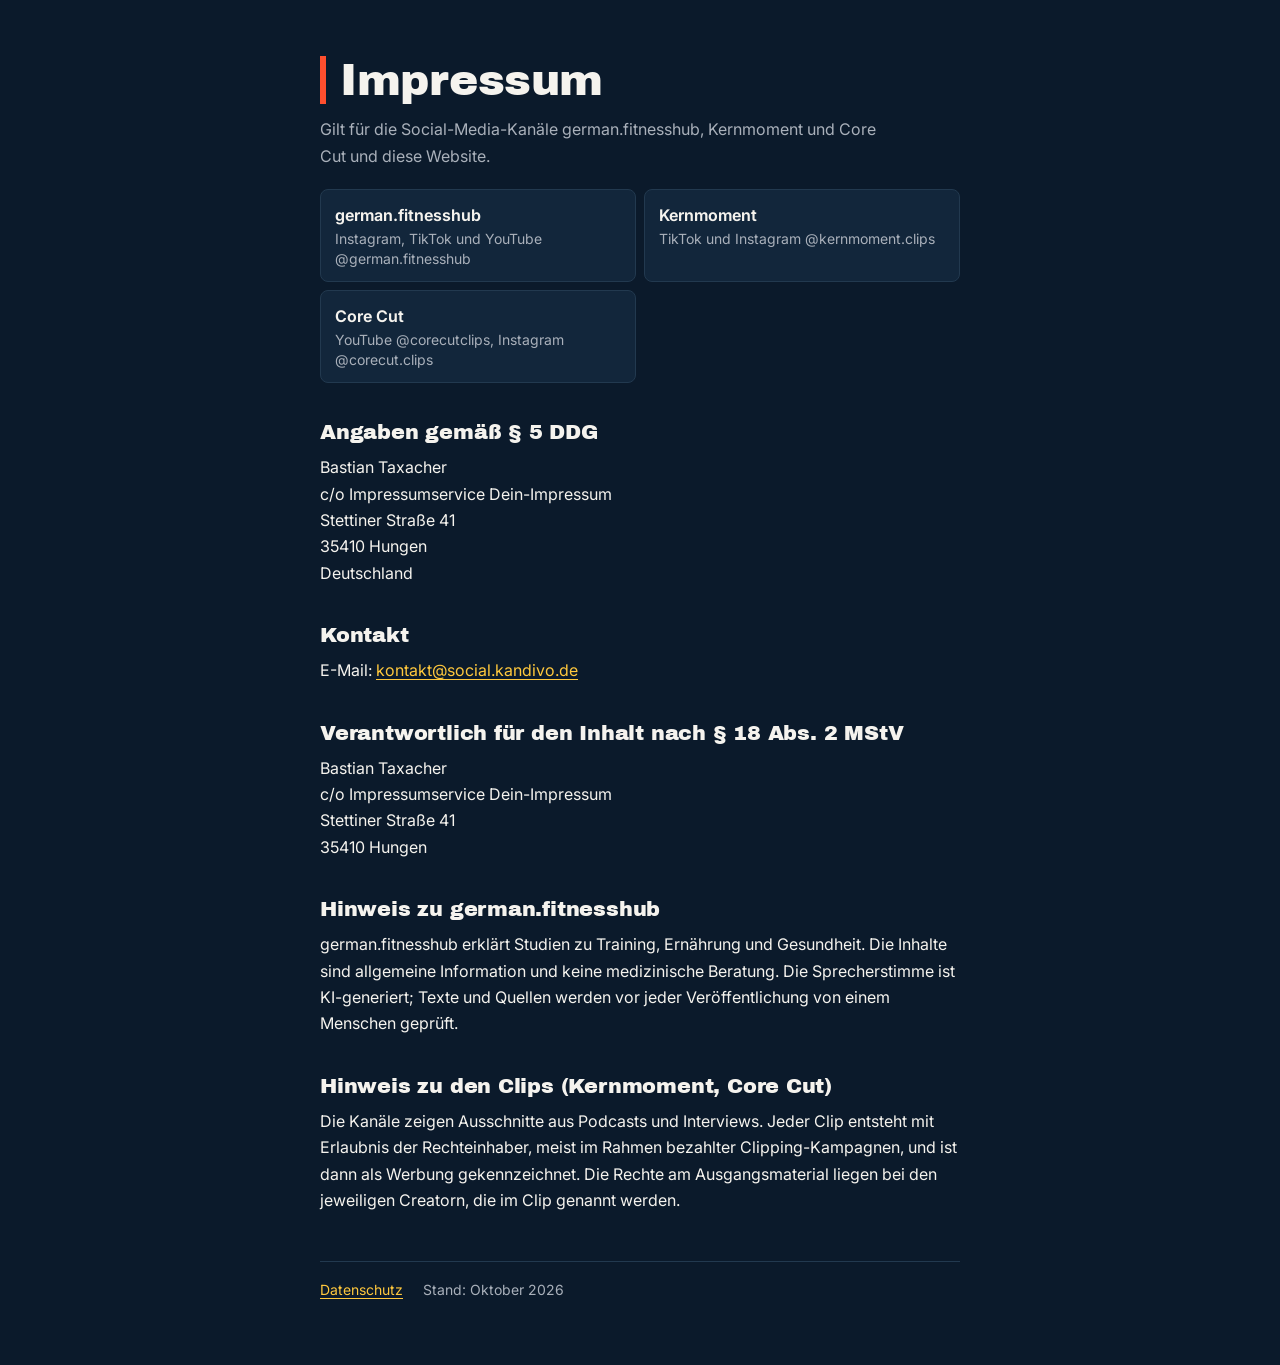
<file: index.html>
<!doctype html>
<html lang="de">
<head>
  <meta charset="utf-8">
  <meta name="viewport" content="width=device-width, initial-scale=1">
  <meta name="robots" content="noindex, nofollow">
  <meta name="color-scheme" content="dark">
  <title>Impressum</title>
  <meta name="description" content="Impressum der Social-Media-Kanäle german.fitnesshub, Kernmoment und Core Cut.">
  <link rel="preload" href="fonts/ArchivoBlack.woff2" as="font" type="font/woff2" crossorigin>
  <link rel="stylesheet" href="style.css">
</head>
<body>
  <main>
    <h1>Impressum</h1>
    <p class="lead">Gilt für die Social-Media-Kanäle german.fitnesshub, Kernmoment und Core Cut und diese Website.</p>
    <ul class="channels">
      <li><strong>german.fitnesshub</strong><span>Instagram, TikTok und YouTube @german.fitnesshub</span></li>
      <li><strong>Kernmoment</strong><span>TikTok und Instagram @kernmoment.clips</span></li>
      <li><strong>Core Cut</strong><span>YouTube @corecutclips, Instagram @corecut.clips</span></li>
    </ul>

    <h2>Angaben gemäß § 5 DDG</h2>
    <address>
      Bastian Taxacher<br>
      c/o Impressumservice Dein-Impressum<br>
      Stettiner Straße 41<br>
      35410 Hungen<br>
      Deutschland
    </address>

    <h2>Kontakt</h2>
    <p>E-Mail: <a href="mailto:kontakt@social.kandivo.de">kontakt@social.kandivo.de</a></p>

    <h2>Verantwortlich für den Inhalt nach § 18 Abs. 2 MStV</h2>
    <address>
      Bastian Taxacher<br>
      c/o Impressumservice Dein-Impressum<br>
      Stettiner Straße 41<br>
      35410 Hungen
    </address>

    <h2>Hinweis zu german.fitnesshub</h2>
    <p>german.fitnesshub erklärt Studien zu Training, Ernährung und Gesundheit. Die Inhalte sind allgemeine Information und keine medizinische Beratung. Die Sprecherstimme ist KI-generiert; Texte und Quellen werden vor jeder Veröffentlichung von einem Menschen geprüft.</p>

    <h2>Hinweis zu den Clips (Kernmoment, Core Cut)</h2>
    <p>Die Kanäle zeigen Ausschnitte aus Podcasts und Interviews. Jeder Clip entsteht mit Erlaubnis der Rechteinhaber, meist im Rahmen bezahlter Clipping-Kampagnen, und ist dann als Werbung gekennzeichnet. Die Rechte am Ausgangsmaterial liegen bei den jeweiligen Creatorn, die im Clip genannt werden.</p>

    <footer>
      <a href="datenschutz.html">Datenschutz</a>
      <span>Stand: Oktober 2026</span>
    </footer>
  </main>
</body>
</html>
</file>
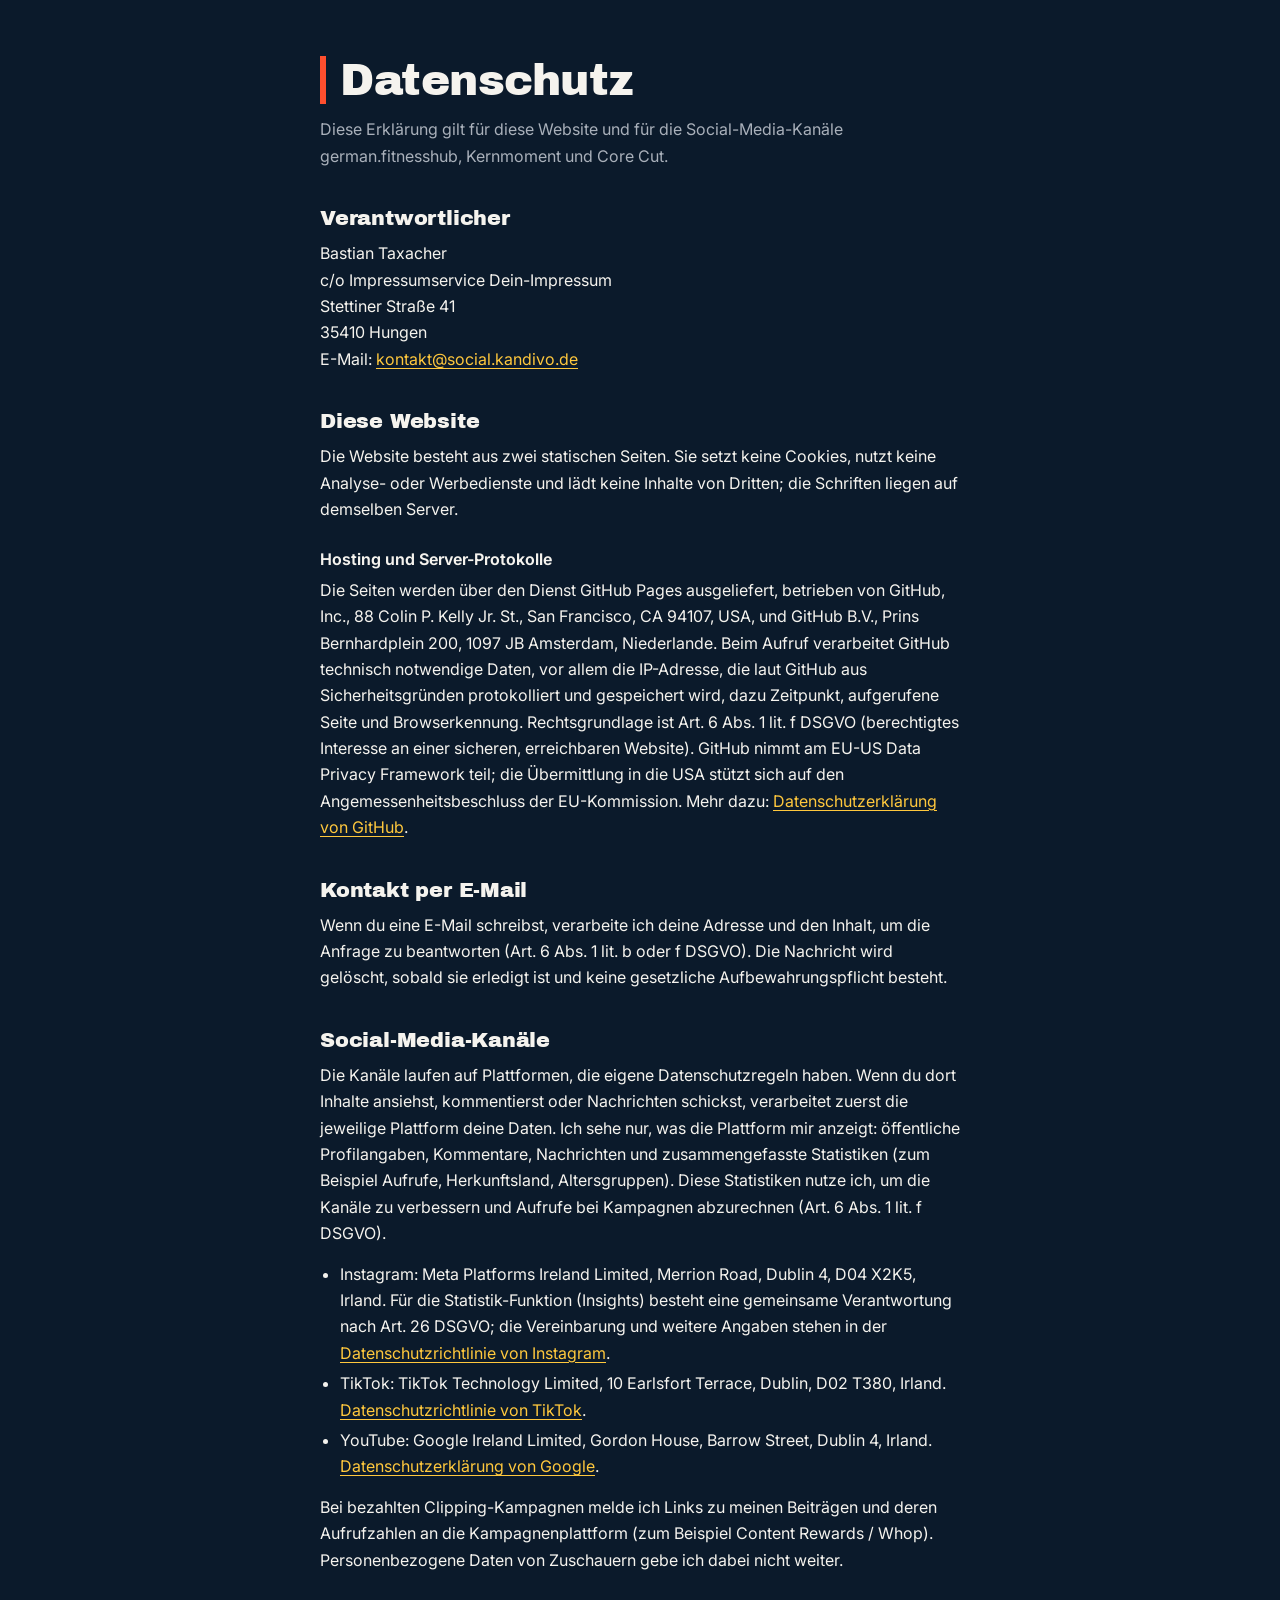
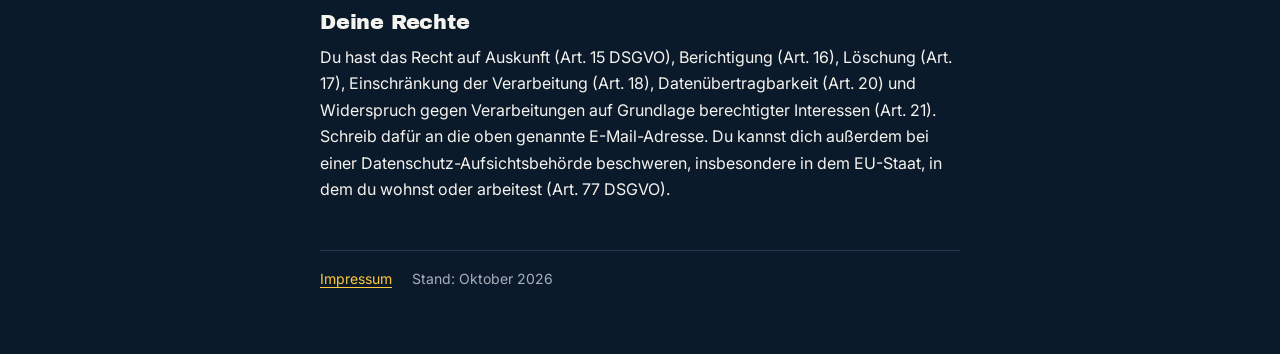
<file: datenschutz.html>
<!doctype html>
<html lang="de">
<head>
  <meta charset="utf-8">
  <meta name="viewport" content="width=device-width, initial-scale=1">
  <meta name="robots" content="noindex, nofollow">
  <meta name="color-scheme" content="dark">
  <title>Datenschutz</title>
  <meta name="description" content="Datenschutzerklärung der Social-Media-Kanäle german.fitnesshub, Kernmoment und Core Cut.">
  <link rel="preload" href="fonts/ArchivoBlack.woff2" as="font" type="font/woff2" crossorigin>
  <link rel="stylesheet" href="style.css">
</head>
<body>
  <main>
    <h1>Datenschutz</h1>
    <p class="lead">Diese Erklärung gilt für diese Website und für die Social-Media-Kanäle german.fitnesshub, Kernmoment und Core Cut.</p>

    <h2>Verantwortlicher</h2>
    <address>
      Bastian Taxacher<br>
      c/o Impressumservice Dein-Impressum<br>
      Stettiner Straße 41<br>
      35410 Hungen<br>
      E-Mail: <a href="mailto:kontakt@social.kandivo.de">kontakt@social.kandivo.de</a>
    </address>

    <h2>Diese Website</h2>
    <p>Die Website besteht aus zwei statischen Seiten. Sie setzt keine Cookies, nutzt keine Analyse- oder Werbedienste und lädt keine Inhalte von Dritten; die Schriften liegen auf demselben Server.</p>
    <h3>Hosting und Server-Protokolle</h3>
    <p>Die Seiten werden über den Dienst GitHub Pages ausgeliefert, betrieben von GitHub, Inc., 88 Colin P. Kelly Jr. St., San Francisco, CA 94107, USA, und GitHub B.V., Prins Bernhardplein 200, 1097 JB Amsterdam, Niederlande. Beim Aufruf verarbeitet GitHub technisch notwendige Daten, vor allem die IP-Adresse, die laut GitHub aus Sicherheitsgründen protokolliert und gespeichert wird, dazu Zeitpunkt, aufgerufene Seite und Browserkennung. Rechtsgrundlage ist Art. 6 Abs. 1 lit. f DSGVO (berechtigtes Interesse an einer sicheren, erreichbaren Website). GitHub nimmt am EU-US Data Privacy Framework teil; die Übermittlung in die USA stützt sich auf den Angemessenheitsbeschluss der EU-Kommission. Mehr dazu: <a href="https://docs.github.com/de/site-policy/privacy-policies/github-general-privacy-statement" rel="noopener">Datenschutzerklärung von GitHub</a>.</p>

    <h2>Kontakt per E-Mail</h2>
    <p>Wenn du eine E-Mail schreibst, verarbeite ich deine Adresse und den Inhalt, um die Anfrage zu beantworten (Art. 6 Abs. 1 lit. b oder f DSGVO). Die Nachricht wird gelöscht, sobald sie erledigt ist und keine gesetzliche Aufbewahrungspflicht besteht.</p>

    <h2>Social-Media-Kanäle</h2>
    <p>Die Kanäle laufen auf Plattformen, die eigene Datenschutzregeln haben. Wenn du dort Inhalte ansiehst, kommentierst oder Nachrichten schickst, verarbeitet zuerst die jeweilige Plattform deine Daten. Ich sehe nur, was die Plattform mir anzeigt: öffentliche Profilangaben, Kommentare, Nachrichten und zusammengefasste Statistiken (zum Beispiel Aufrufe, Herkunftsland, Altersgruppen). Diese Statistiken nutze ich, um die Kanäle zu verbessern und Aufrufe bei Kampagnen abzurechnen (Art. 6 Abs. 1 lit. f DSGVO).</p>
    <ul>
      <li>Instagram: Meta Platforms Ireland Limited, Merrion Road, Dublin 4, D04 X2K5, Irland. Für die Statistik-Funktion (Insights) besteht eine gemeinsame Verantwortung nach Art. 26 DSGVO; die Vereinbarung und weitere Angaben stehen in der <a href="https://privacycenter.instagram.com/policy" rel="noopener">Datenschutzrichtlinie von Instagram</a>.</li>
      <li>TikTok: TikTok Technology Limited, 10 Earlsfort Terrace, Dublin, D02 T380, Irland. <a href="https://www.tiktok.com/legal/page/eea/privacy-policy/de" rel="noopener">Datenschutzrichtlinie von TikTok</a>.</li>
      <li>YouTube: Google Ireland Limited, Gordon House, Barrow Street, Dublin 4, Irland. <a href="https://policies.google.com/privacy?hl=de" rel="noopener">Datenschutzerklärung von Google</a>.</li>
    </ul>
    <p>Bei bezahlten Clipping-Kampagnen melde ich Links zu meinen Beiträgen und deren Aufrufzahlen an die Kampagnenplattform (zum Beispiel Content Rewards / Whop). Personenbezogene Daten von Zuschauern gebe ich dabei nicht weiter.</p>

    <h2>Deine Rechte</h2>
    <p>Du hast das Recht auf Auskunft (Art. 15 DSGVO), Berichtigung (Art. 16), Löschung (Art. 17), Einschränkung der Verarbeitung (Art. 18), Datenübertragbarkeit (Art. 20) und Widerspruch gegen Verarbeitungen auf Grundlage berechtigter Interessen (Art. 21). Schreib dafür an die oben genannte E-Mail-Adresse. Du kannst dich außerdem bei einer Datenschutz-Aufsichtsbehörde beschweren, insbesondere in dem EU-Staat, in dem du wohnst oder arbeitest (Art. 77 DSGVO).</p>

    <footer>
      <a href="index.html">Impressum</a>
      <span>Stand: Oktober 2026</span>
    </footer>
  </main>
</body>
</html>
</file>
<file: style.css>
@font-face {
  font-family: "Archivo Black";
  src: url("fonts/ArchivoBlack.woff2") format("woff2");
  font-display: swap;
}
@font-face {
  font-family: "Inter";
  src: url("fonts/Inter.woff2") format("woff2");
  font-weight: 100 900;
  font-display: swap;
}

:root {
  --ground: #0b1a2b;
  --panel: #12263b;
  --line: #22394f;
  --text: #f5f3ee;
  --muted: #a9b0ba;
  --accent: #ff4f2e;
  --link: #ffc83d;
}

*, *::before, *::after { box-sizing: border-box; }

html { -webkit-text-size-adjust: 100%; }

body {
  margin: 0;
  background: var(--ground);
  color: var(--text);
  font: 400 1rem/1.65 "Inter", system-ui, -apple-system, "Segoe UI", sans-serif;
}

main {
  max-width: 42rem;
  margin: 0 auto;
  padding: 3.5rem 1rem 4rem;
}

h1, h2 { font-family: "Archivo Black", "Inter", sans-serif; font-weight: 400; letter-spacing: -0.01em; }

h1 {
  margin: 0 0 0.75rem;
  font-size: clamp(2rem, 6vw, 2.75rem);
  line-height: 1.1;
  padding-left: 0.875rem;
  border-left: 0.375rem solid var(--accent);
}

h2 {
  margin: 2.25rem 0 0.5rem;
  font-size: 1.3rem;
  line-height: 1.3;
}

h3 { margin: 1.5rem 0 0.25rem; font-size: 1rem; font-weight: 650; }

p, ul, address { margin: 0 0 0.875rem; }

address { font-style: normal; }

ul { padding-left: 1.25rem; }

li + li { margin-top: 0.25rem; }

.lead { color: var(--muted); max-width: 36rem; }

.channels {
  display: grid;
  gap: 0.5rem;
  grid-template-columns: repeat(auto-fit, minmax(14rem, 1fr));
  margin: 1.25rem 0 0;
  padding: 0;
  list-style: none;
}

.channels li {
  margin: 0;
  padding: 0.75rem 0.875rem;
  background: var(--panel);
  border: 1px solid var(--line);
  border-radius: 0.5rem;
}

.channels strong { display: block; font-weight: 650; }

.channels span { color: var(--muted); font-size: 0.875rem; line-height: 1.45; display: block; }

a { color: var(--link); text-underline-offset: 0.18em; }

a:focus-visible { outline: 2px solid var(--link); outline-offset: 2px; border-radius: 2px; }

.todo { background: var(--accent); color: var(--ground); padding: 0 0.3em; border-radius: 0.2em; font-weight: 650; }

footer {
  margin-top: 3rem;
  padding-top: 1rem;
  border-top: 1px solid var(--line);
  color: var(--muted);
  font-size: 0.875rem;
  display: flex;
  flex-wrap: wrap;
  gap: 0.5rem 1.25rem;
}
</file>
